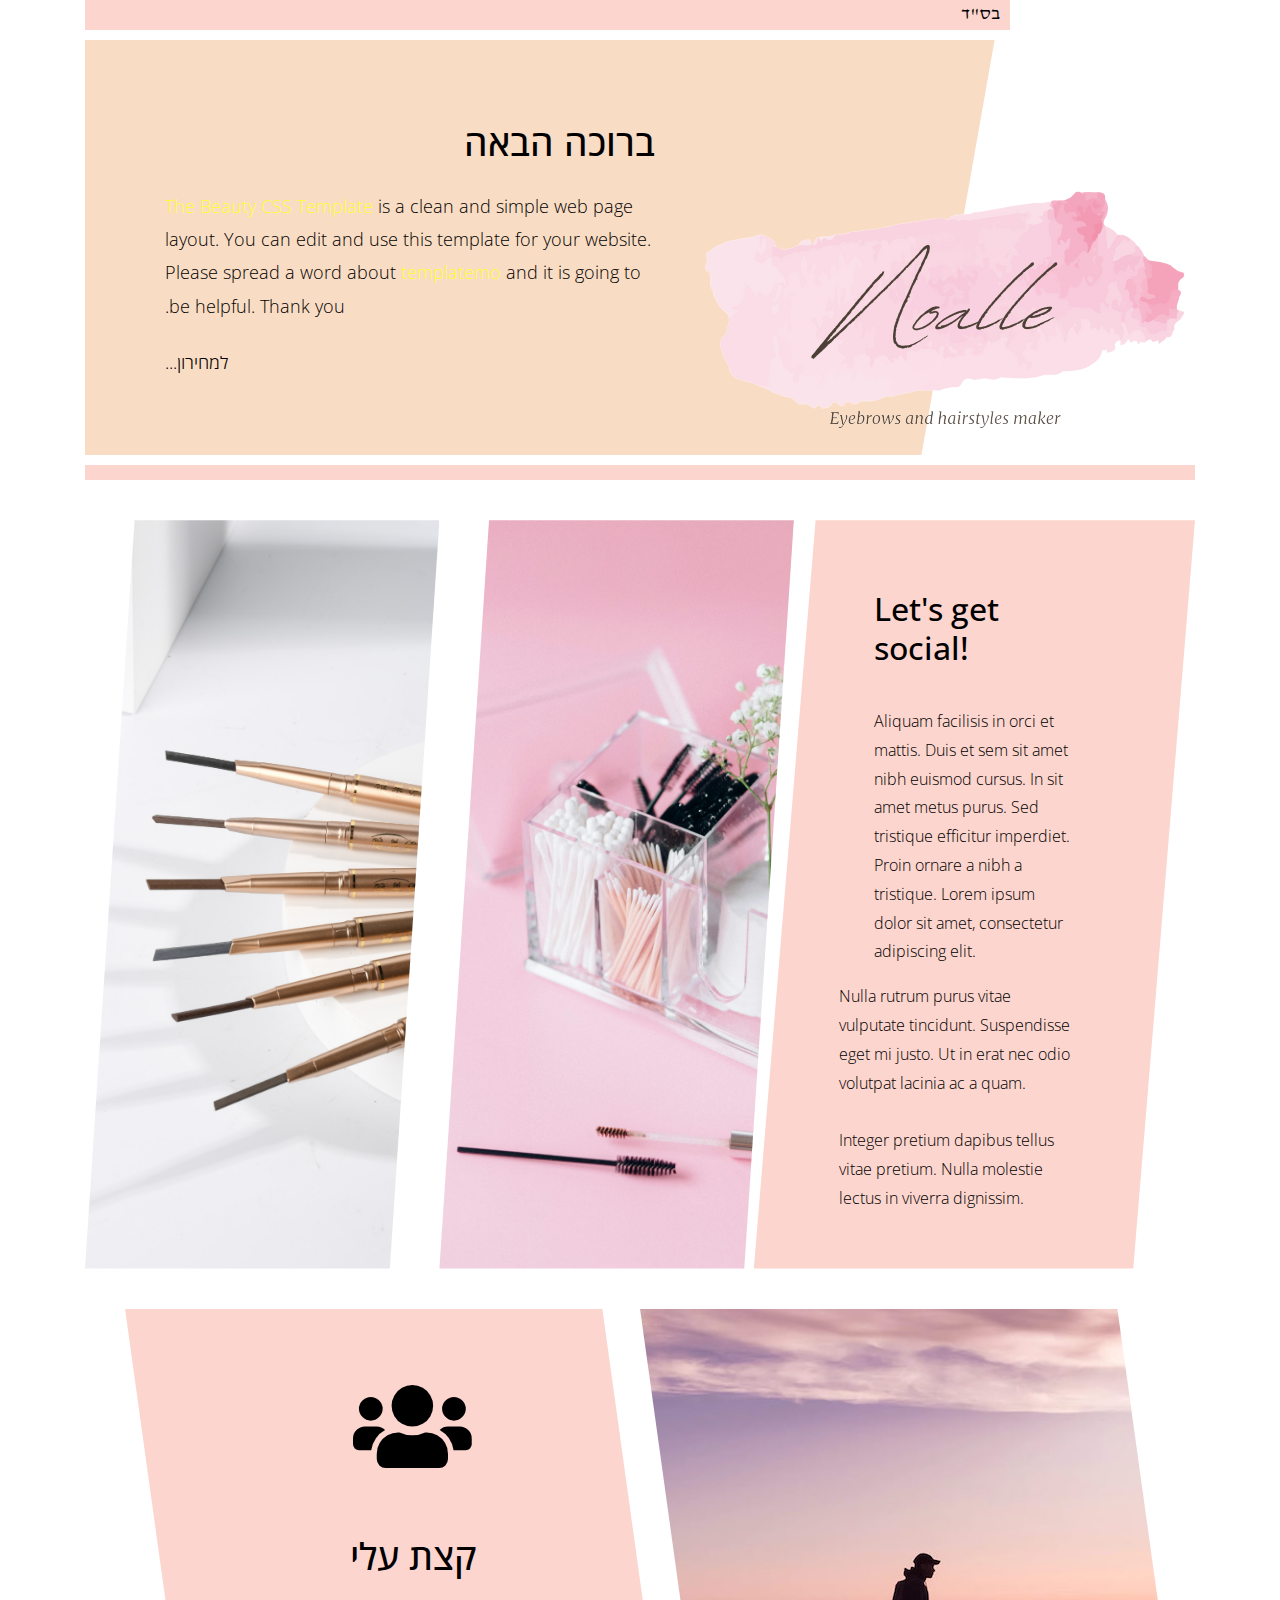
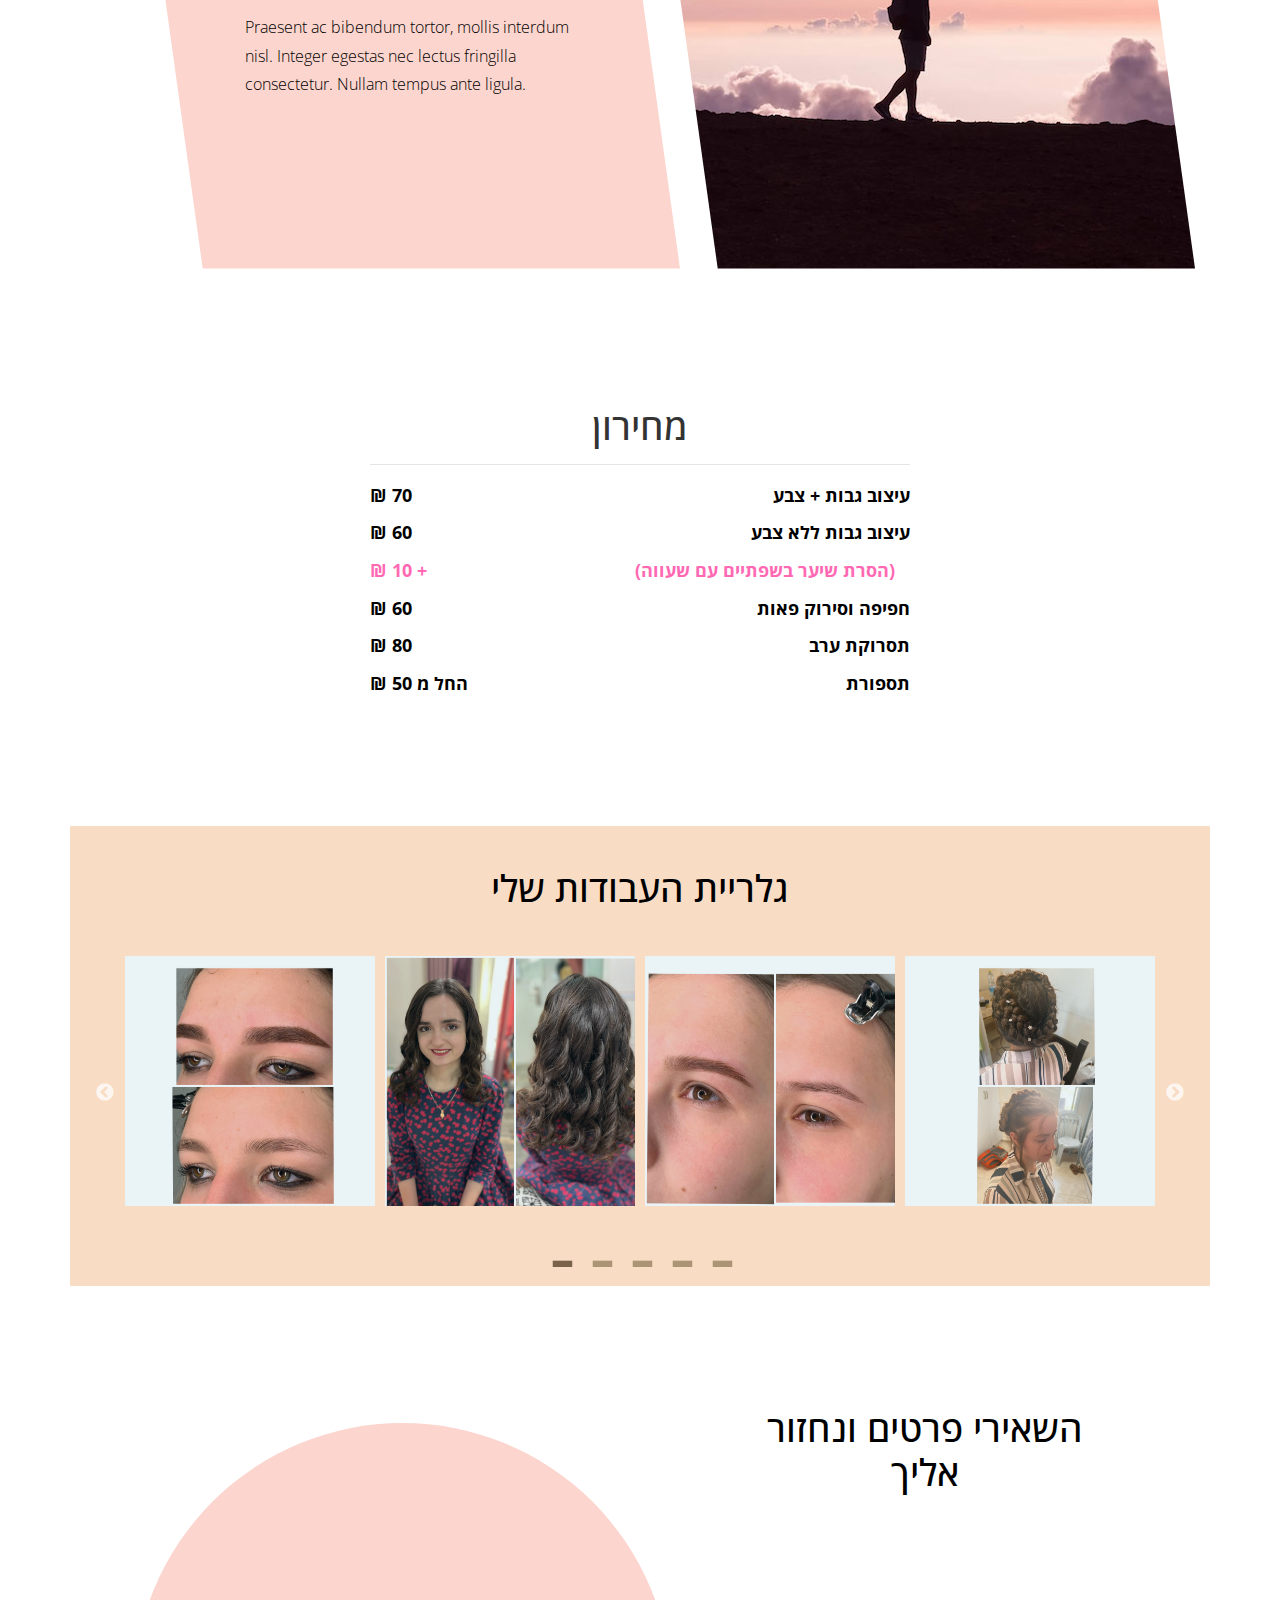
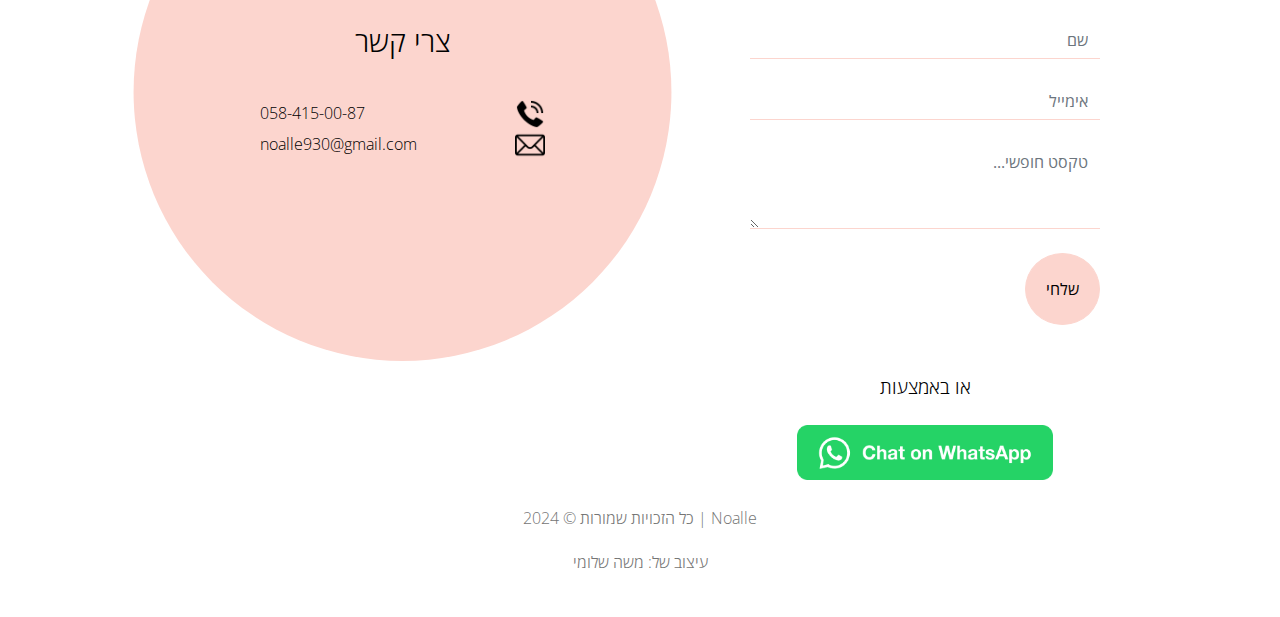
<file: hebrew-version.html>
<!DOCTYPE html>
<html lang="en">
  <head>
    <meta charset="utf-8" />
    <meta name="viewport" content="width=device-width, initial-scale=1" />

    <title>NOALLE | עיצוב גבות ותסרוקות</title>
    <link rel="icon" href="./img/logo-2-no-bg.png" type="image/x-icon" />
    <link rel="stylesheet" href="https://fonts.googleapis.com/css?family=David+Libre&display=swap">

    <script>
      // detect IE8 and above, and edge
      if (document.documentMode || /Edge/.test(navigator.userAgent)) {
        alert("Please use Chrome or Firefox for best browsing experience!");
      }
    </script>

    <!-- load CSS -->
    <link
      rel="stylesheet"
      href="https://fonts.googleapis.com/css?family=Open+Sans:300,400"
    />
    <!-- Google web font "Open Sans" -->
    <link rel="stylesheet" href="css/bootstrap.min.css" />
    <!-- https://getbootstrap.com/ -->
    <link rel="stylesheet" href="css/fontawesome-all.min.css" />
    <!-- Font awesome -->
    <link rel="stylesheet" href="slick/slick.css" />
    <link rel="stylesheet" href="slick/slick-theme.css" />
    <link rel="stylesheet" href="css/templatemo-style.css" />
    <!-- Templatemo style -->
  </head>

  <body>
    <!-- Loader -->
    <div id="loader-wrapper">
      <div id="loader"></div>
      <div class="loader-section section-left"></div>
      <div class="loader-section section-right"></div>
    </div>

    <div class="container">
      <div class="tm-top-bar">
        <span class="bsd">בס"ד</span>
      </div>

      <!-- Welcome section -->
      <section class="tm-welcome">
        <div class="tm-welcome-left">
          <!-- Logo -->
          <div class="tm-logo">
            <!-- <h1 class="tm-site-name">Beauty</h1> -->
            <img src="./img/logo-2-no-bg.png" alt="" />
          </div>
          <div class="tm-welcome-content rtl">
            <!-- fa icons -->
            <!-- <div class="tm-welcome-icons-container">
              <i class="fas fa-crown fa-5x tm-welcome-icon"></i>
              <i class="fas fa-heart fa-5x tm-welcome-icon"></i>
              <img src="./img/logo-2-nobg.png" alt="" />
            </div> -->

            <h2 class="tm-mb-25 rtl d-flex">ברוכה הבאה</h2>
            <p class="tm-font-big">
              <a
                rel="nofollow"
                href="http://www.templatemo.com/tm-519-beauty"
                target="_parent"
                >The Beauty CSS Template</a
              >
              is a clean and simple web page layout. You can edit and use this
              template for your website. Please spread a word about
              <a href="https://plus.google.com/+templatemo" target="_blank"
                >templatemo</a
              >
              and it is going to be helpful. Thank you.
            </p>
            <a onclick="scrollToSection('price-list')" class="tm-welcome-link tm-font-big "
              >למחירון...</a
            >
          </div>
        </div>
        <div class="tm-welcome-right"></div>
      </section>
      <div class="tm-bar-2"></div>

      <section class="row tm-section-mb tm-section-2">
        <div class="col-md-12 tm-section-2-inner">
          <div class="tm-section-2-left">
            <div class="tm-img-container tm-img-container-1"></div>
            <!-- <div class="tm-img-container tm-img-container-2"></div> -->
          </div>
          <div class="tm-section-2-left" >
            <div class="tm-img-container tm-img-container-2"></div>
            <!-- <div class="tm-img-container tm-img-container-2"></div> -->
          </div>
          <div class="tm-section-2-right tm-bg-primary">
            <div class="tm-section-2-text">
              <h2 class="tm-section-2-header tm-mb-45">Let's get social!</h2>
              <p>
                Aliquam facilisis in orci et mattis. Duis et sem sit amet nibh
                euismod cursus. In sit amet metus purus. Sed tristique efficitur
                imperdiet. Proin ornare a nibh a tristique. Lorem ipsum dolor
                sit amet, consectetur adipiscing elit.
              </p>
              <p class="tm-p-ml">
                Nulla rutrum purus vitae vulputate tincidunt. Suspendisse eget
                mi justo. Ut in erat nec odio volutpat lacinia ac a quam.
                <br /><br />Integer pretium dapibus tellus vitae pretium. Nulla
                molestie lectus in viverra dignissim.
              </p>
            </div>
          </div>
        </div>
      </section>

      <section class="row tm-section-3">
        <div class="col-md-12 tm-section-3-inner">
          <div class="tm-section-3-left tm-bg-primary">
            <div class="tm-section-3-text">
              <i
                class="fas fa-users fa-5x tm-welcome-icon d-block text-center ml-0"
              ></i>
              <h2 class="tm-section-3-header tm-mb-35 flex rtl" style="justify-content: center;">קצת עלי</h2>
              <p>
                Praesent ac bibendum tortor, mollis interdum nisl. Integer
                egestas nec lectus fringilla consectetur. Nullam tempus ante
                ligula.
              </p>
            </div>
          </div>
          <div class="tm-section-3-right">
            <div class="tm-img-container tm-img-container-3"></div>
          </div>
        </div>
      </section>

      <section class="row tm-section-pt tm-section-pb">
        <div class="col-md-6 mx-auto text-center">
          <h2 class="tm-text-dark tm-mb-10" id="price-list">מחירון</h2>
          <hr class="tm-mb-10" />
          <div class="price-container">
            <div>
              <span class="name tm-font-big">עיצוב גבות + צבע</span>
              <span class="price tm-font-big">70</span>
            </div>
            <div>
              <span class="name tm-font-big">עיצוב גבות ללא צבע</span>
              <span class="price tm-font-big">60</span>
            </div>
            <div class="extension">
              <span class="name tm-font-big">(הסרת שיער בשפתיים עם שעווה)</span>
              <span class="price tm-font-big">+ 10</span>
            </div>
            <div>
              <span class="name tm-font-big">חפיפה וסירוק פאות</span>
              <span class="price tm-font-big">60</span>
            </div>
            <div>
              <span class="name tm-font-big">תסרוקת ערב</span>
              <span class="price tm-font-big">80</span>
            </div>
            <div>
              <span class="name tm-font-big">תספורת</span>
              <span class="price tm-font-big">החל מ 50</span>
            </div>
          </div>
        </div>
      </section>

      <section class="row tm-section-pb">
        <div
          class="col-md-12 tm-bg-accent tm-gallery-pad tm-gallery-container mx-auto"
        >
          <h2 class="text-center tm-mb-45">גלריית העבודות שלי</h2>
          <div class="grid tm-gallery">
            <figure class="effect-lexi tm-gallery-item">
              <img src="img/works/01.jpg" alt="Image" class="" />
              <figcaption>
                <p>
                  Orci varius natoque penatibus et magnis dis parturient montes.
                </p>
              </figcaption>
            </figure>
            <figure class="effect-lexi tm-gallery-item">
              <img src="img/works/02.jpg" alt="Image" class="" />
              <figcaption>
                <p>Vivamus interdum a lectus non auctor. Aliquam placerat.</p>
              </figcaption>
            </figure>
            <figure class="effect-lexi tm-gallery-item">
              <img src="img/works/03.jpg" alt="Image" class="" />
              <figcaption>
                <p>Maecenas quis risus sem. Fusce ac dolor in ipsum pretium.</p>
              </figcaption>
            </figure>
            <figure class="effect-lexi tm-gallery-item">
              <img src="img/works/04.jpg" alt="Image" class="" />
              <figcaption>
                <p>In scelerisque tincidunt elit nec luctus. Curabitur.</p>
              </figcaption>
            </figure>
            <figure class="effect-lexi tm-gallery-item">
              <img src="img/works/05.jpg" alt="Image" class="" />
              <figcaption>
                <p>
                  Nulla molestie lectus in viverra dignissim. Donec aliquam.
                </p>
              </figcaption>
            </figure>
            <figure class="effect-lexi tm-gallery-item">
              <img src="img/works/06.jpg" alt="Image" class="" />
              <figcaption>
                <p>
                  Nullam sagittis leo vitae mi ultricies, sed vestibulum libero.
                </p>
              </figcaption>
            </figure>
            <figure class="effect-lexi tm-gallery-item">
              <img src="img/works/07.jpg" alt="Image" class="" />
              <figcaption>
                <p>
                  Nullam sagittis leo vitae mi ultricies, sed vestibulum libero.
                </p>
              </figcaption>
            </figure>
            <figure class="effect-lexi tm-gallery-item">
              <img src="img/works/08.jpg" alt="Image" class="" />
              <figcaption>
                <p>
                  Nullam sagittis leo vitae mi ultricies, sed vestibulum libero.
                </p>
              </figcaption>
            </figure>
            <figure class="effect-lexi tm-gallery-item">
              <img src="img/works/09.jpg" alt="Image" class="" />
              <figcaption>
                <p>
                  Nullam sagittis leo vitae mi ultricies, sed vestibulum libero.
                </p>
              </figcaption>
            </figure>
          </div>
        </div>
      </section>

      <!-- here should be link to instagram etc. -->

      <section class="row">
        <div class="col-md-7 d-flex tm-contact-left-col rtl">
          <div class="tm-bg-primary tm-contact-left">
            <div class="tm-contact-left-inner">
              <h2 class="text-center tm-mb-40 tm-contact-header">צרי קשר</h2>
              <!-- <p
                class="tm-line-height-2 mb-5 rtl flex"
                style="justify-content: center;"
              >
                קצת טקסט עלינו
              </p> -->
              <div class="info-container">
                <div class="info-box">
                  <span class="icon">
                    <img src="img/tel.png" alt="טלפון" />
                  </span>

                  <span class="data"
                    ><a href="tel:0584150087" class="tm-contact-link"
                      >058-415-00-87</a
                    >
                  </span>
                </div>
                <div class="info-box">
                  <span class="icon">
                    <img src="img/mail.png" alt="אימייל" />
                  </span>
                  <span class="data">
                    <a href="mailto:noalle930@gmail.com" class="tm-contact-link"
                      >noalle930@gmail.com</a
                    >
                  </span>
                </div>
              </div>
            </div>
          </div>
        </div>
        <div class="col-md-4">
          <h2 class="text-center tm-mb-20">השאירי פרטים ונחזור אליך</h2>
          <form class="tm-contact-form rtl">
            <div class="form-group mb-4">
              <input
                type="text"
                id="contact_name"
                name="contact_name"
                class="form-control"
                placeholder="שם"
                required
              />
            </div>
            <div class="form-group mb-4">
              <input
                type="email"
                id="contact_email"
                name="contact_email"
                class="form-control"
                placeholder="אימייל"
                required
              />
            </div>
            <div class="form-group mb-4">
              <textarea
                rows="3"
                id="contact_message"
                name="contact_message"
                class="form-control"
                placeholder="טקסט חופשי..."
                required
              ></textarea>
            </div>
            <div class="form-group mb-0">
              <button
                type="submit"
                class="btn btn-primary tm-btn-round tm-fl-right"
                onclick="submitForm()"
              >
                שלחי
              </button>
            </div>
          </form>
          <div class="col-md-12 mb-4" style="text-align: center;">
            או באמצעות
          </div>
          <div
            class="col-md-12"
            style="display: flex; justify-content: center; align-items: center;"
          >
            <a
              aria-label="Chat on WhatsApp"
              href="https://wa.me/+972584150087?"
              style="text-align: center;"
            >
              <img
                alt="Chat on WhatsApp"
                src="img/whatsapp.png"
                style="width: 80%;"
              />
            </a>
          </div>
        </div>
      </section>

      <footer class="pt-4 pb-4">
        <p class="text-center tm-text-light-dark">
          כל הזכויות שמורות &copy; 2024 | Noalle
        </p>
        <p class="text-center tm-text-light-dark">
          עיצוב של:
          <a
            rel="nofollow"
            href="http://templatemo.com"
            class="tm-text-light-dark"
            >משה שלומי</a
          >
        </p>
      </footer>
    </div>
    <!-- container -->

    <script src="js/jquery-3.2.1.slim.min.js"></script>
    <script src="slick/slick.min.js"></script>
    <script src="js/script.js"></script>
    <script>
      $(function () {
        $(".tm-gallery").slick({
          dots: true,
          infinite: true,
          slidesToShow: 4,
          slidesToScroll: 2,
          responsive: [
            {
              breakpoint: 991,
              settings: {
                slidesToShow: 3,
                slidesToScroll: 2,
              },
            },
            {
              breakpoint: 767,
              settings: {
                slidesToShow: 2,
                slidesToScroll: 1,
              },
            },
            {
              breakpoint: 480,
              settings: {
                slidesToShow: 1,
                slidesToScroll: 1,
              },
            },
          ],
        });
      });
    </script>
  </body>
</html>
</file>
<file: css/templatemo-style.css>
/*

Beauty Template

http://www.templatemo.com/tm-519-beauty

---------------------------------------

COLORS
primary: #FCD5CE;
accent: #F9DCC4;
accent dar: #786247;
text dark: #333333;
text light dark: #747474;

header 1 mb: 25px;
header 2 mb: 45px;
header 3 mb: 35px;
header 4 & 5 mb: 50px;
others mb: 40px;
*/

body {
  font-family: 'Open Sans', Helvetica, Arial, sans-serif;
  font-size: 19px;
  font-weight: 300;
  color: black;
  overflow-x: hidden;
}

.tm-mb-25 {
  margin-bottom: 25px;
}

.tm-mb-35 {
  margin-bottom: 35px;
}

.tm-mb-40 {
  margin-bottom: 40px;
}

.tm-mb-45 {
  margin-bottom: 45px;
}

.tm-mb-50 {
  margin-bottom: 50px;
}

.tm-gallery-pad {
  padding: 40px 50px;
}

.tm-gallery-item {
  margin: 0 5px;
}

/*
.tm-gallery-container { max-width: 960px; }
*/

h1 {
  font-size: 3.6rem;
}

.tm-site-name {
  text-shadow: 3px 3px 4px #666;
}

a {
  transition: all 0.3s ease;
}

.tm-line-height-2 {
  line-height: 2;
}

.tm-text-dark {
  color: #333333;
}

.tm-text-light-dark {
  color: #747474;
}

a.tm-text-light-dark:hover {
  color: #747474;
}

.tm-top-bar {
  background-color: #FCD5CE;
  max-width: 925px;
  width: 100%;
  height: 30px;
  margin-bottom: 10px;
  position: relative;
}

.tm-top-bar .bsd {
  position: absolute;
  top: 0;
  right: 10px;
  font-family: 'David Libre', 'Noto Sans Hebrew', Arial, sans-serif;
}

.tm-bar-2 {
  background-color: #FCD5CE;
  width: 100%;
  height: 15px;
  margin-top: 10px;
  margin-bottom: 40px;
}

.tm-logo {
  width: 370px;
  height: 370px;
  /* background: url(../img/logo-bg.png) center no-repeat; */
  background-size: cover;
  position: absolute;
  right: -13%;
  top: 18%;
  display: flex;
  align-items: center;
  justify-content: center;
  z-index: 100;
}

.tm-welcome {
  display: flex;
}

.tm-welcome-left {
  background-color: #F9DCC4;
  padding: 80px;
  max-width: 925px;
  width: 84%;
  position: relative;
}

.tm-welcome-right {
  max-width: 205px;
  width: 16%;
  -webkit-transform: skew(-10deg);
  transform: skew(-10deg);
  background: #ffffff;
  margin-left: -52px;
}

.tm-welcome-content {
  max-width: 490px;
}

.tm-font-big {
  font-size: 1.15rem;
}

.tm-font-big a {
  color: #FF3;
}

.tm-font-normal {
  font-size: 1rem;
}

.tm-welcome-icon {
  padding: 0 30px 60px;
  margin-left: 30px;
}

h2 {
  font-size: 2.3rem;
}

p {
  line-height: 1.8;
  font-size: 1rem;
}

.tm-welcome-link {
  text-decoration: underline;
  float: right;
  color: black;
  margin-top: 10px;
  width: 100%;
}

.tm-welcome-link:hover,
.tm-welcome-link:focus {
  text-decoration: none;
  color: white;
}

.tm-section-mb {
  margin-bottom: 40px;
}

.tm-section-pb {
  padding-bottom: 120px;
}

.tm-section-pt {
  padding-top: 135px;
}

.tm-section-2-header {
  font-size: 2rem;
  margin-bottom: 40px;
}

.tm-section-2-inner,
.tm-section-3-inner {
  display: flex;
  justify-content: flex-end;
}

.tm-section-3 {
  min-height: 560px;
}

.tm-section-2-left {
  display: flex;
  width: 50%;
  min-height: 560px;
  -webkit-clip-path: polygon(14% 0%, 100% 0%, 86% 100%, 0% 100%);
  clip-path: polygon(14% 0%, 100% 0%, 86% 100%, 0% 100%);
}


.tm-section-2-right {
  padding: 70px 120px 40px;
  width: 50%;
  margin-left: -40px;
  -webkit-clip-path: polygon(14% 0%, 100% 0%, 86% 100%, 0% 100%);
  clip-path: polygon(14% 0%, 100% 0%, 86% 100%, 0% 100%);
}

.tm-img-container {
  width: 100%;
  height: 100%;
  background-repeat: no-repeat;
}

.tm-img-container-1 {
  background-image: url(../img/main-page-img-1.jpg);
  background-size: cover;
}

.tm-img-container-2 {
  background-image: url(../img/main-page-img-2.jpg);
  background-size: cover;
  /* margin-left: 8px; */
}

.tm-img-container-3 {
  background-image: url(../img/backpack-guy.jpg);
  background-position: top right;
}

.tm-img {
  width: 49%;
}

.tm-bg-primary {
  background-color: #FCD5CE;
}

.tm-bg-accent {
  background-color: #F9DCC4;
}

.tm-section-3-left {
  padding: 70px 100px 80px 120px;
  width: 50%;
  -webkit-clip-path: polygon(0 0, 86% 0, 100% 100%, 14% 100%);
  clip-path: polygon(0 0, 86% 0, 100% 100%, 14% 100%);
  min-height: 560px;
}

.tm-section-3-right {
  width: 50%;
  height: 100%;
  -webkit-clip-path: polygon(0 0, 86% 0, 100% 100%, 14% 100%);
  clip-path: polygon(0 0, 86% 0, 100% 100%, 14% 100%);
  /*https://bennettfeely.com/clippy/*/
  margin-left: -40px;
}

.tm-p-ml {
  margin-left: -35px;
}

.slick-dotted.slick-slider {
  margin-bottom: 15px;
  padding-bottom: 25px;
}

.slick-dots li button:before {
  font-size: 75px;
  font-weight: 700;
  content: '-';
  opacity: 1;
  color: #AB9376;
  transition: all 0.3s ease;
}

.slick-dots li.slick-active button:before,
.slick-dots li:hover button:before {
  opacity: 1;
  color: #786249;
}

.slick-dots li button {
  width: 30px;
}

.slick-dots li {
  margin: 0 10px;
}

.tm-contact-left-col {
  min-height: 600px;
}

.tm-contact-left {
  -webkit-clip-path: circle(50% at 50% 50%);
  clip-path: circle(47% at 50% 50%);
  display: flex;
  align-items: center;
  justify-content: center;
  width: 90%;
  height: 85%;
  margin-left: auto;
  margin-right: auto;
}

.tm-contact-left-inner {
  width: 50%;
}

.tm-contact-form {
  padding-top: 120px;
  padding-bottom: 120px;
}

.tm-contact-header {
  font-size: 1.8rem;
  font-weight: 300;
}

.tm-contact-link {
  font-size: 1rem;
  color: black;
  margin-bottom: 10px;
}

.tm-contact-link:hover,
.tm-contact-link:focus {
  color: white;
}

.form-control {
  border: none;
  border-bottom: 1px solid #FCD5CE;
  border-radius: 0;
}

.form-control:focus {
  border-bottom: 2px solid #ad0c10;
  box-shadow: none;
}

.btn-primary {
  background-color: #FCD5CE;
  border-color: #FCD5CE;
  color: black !important;
}

.btn-primary:hover {
  background-color: #ac4747;
  border-color: #ac4747;
}

.tm-btn-round {
  padding: 23px 20px;
  border-radius: 50%;
}

.tm-fl-right {
  float: right;
}

/* Image hover effect */
.grid figure {
  position: relative;
  float: left;
  overflow: hidden;
  height: auto;
  background: #3085a3;
  text-align: center;
  cursor: pointer;
}

.grid figure img {
  position: relative;
  display: block;
  min-height: 100%;
  max-width: 100%;
  opacity: 0.8;
}

.grid figure figcaption {
  padding: 2em;
  color: #fff;
  text-transform: uppercase;
  font-size: 1.25em;
  -webkit-backface-visibility: hidden;
  backface-visibility: hidden;
}

.grid figure figcaption, .grid figure figcaption>a {
  position: absolute;
  top: 0;
  left: 0;
  width: 100%;
  height: 100%;
}

.grid figure figcaption::before, .grid figure figcaption::after {
  pointer-events: none;
}

figure.effect-lexi:hover {
  background: #0a0a0a;
}

figure.effect-lexi:hover figcaption::before {
  background: rgba(0, 0, 0, 0.25);
}

figure.effect-lexi p {
  position: absolute;
  right: 0;
  bottom: 0;
  padding: 0 1.5em .3em 0;
  width: 160px;
  text-align: right;
  opacity: 0;
  -webkit-transform: translate3d(20px, 20px, 0);
  transform: translate3d(20px, 20px, 0);
}

figure.effect-lexi img {
  margin: -10px 0 0 -10px;
  max-width: none;
  width: -webkit-calc(100% + 10px);
  width: calc(100% + 10px);
  opacity: 0.9;
  -webkit-transition: opacity 0.35s, -webkit-transform 0.35s;
  transition: opacity 0.35s, transform 0.35s;
  -webkit-transform: translate3d(10px, 10px, 0);
  transform: translate3d(10px, 10px, 0);
  -webkit-backface-visibility: hidden;
  backface-visibility: hidden;
}

figure.effect-lexi:hover h2, figure.effect-lexi:hover p {
  opacity: 1;
  -webkit-transform: translate3d(0, 0, 0);
  transform: translate3d(0, 0, 0);
}

figure.effect-lexi:hover img {
  opacity: 0.6;
  -webkit-transform: translate3d(0, 0, 0);
  transform: translate3d(0, 0, 0);
}

figure.effect-lexi:hover figcaption::before {
  opacity: 1;
  -webkit-transform: scale3d(1, 1, 1);
  transform: scale3d(1, 1, 1);
}

figure.effect-lexi figcaption::before {
  position: absolute;
  right: -100px;
  bottom: -100px;
  width: 300px;
  height: 300px;
  border: 2px solid #fff;
  border-radius: 50%;
  box-shadow: 0 0 0 900px rgba(255, 255, 255, 0.2);
  content: '';
  opacity: 0;
  -webkit-transform: scale3d(0.5, 0.5, 1);
  transform: scale3d(0.5, 0.5, 1);
  -webkit-transform-origin: 50% 50%;
  transform-origin: 50% 50%;
}

figure.effect-lexi figcaption::before, figure.effect-lexi p {
  -webkit-transition: opacity 0.35s, -webkit-transform 0.35s;
  transition: opacity 0.35s, transform 0.35s;
}

@media (min-width: 1430px) {
  .tm-contact-left {
    width: 80%;
  }

  .container {
    max-width: 1430px;
    padding-left: 120px;
    padding-right: 120px;
  }
}

@media (max-width: 1310px) {
  .tm-bar-2 {
    max-width: 100%;
  }
}

@media (max-width: 1199px) {
  .tm-logo {
    width: 300px;
    height: 300px;
    top: 25%;
  }

  .tm-welcome-content {
    max-width: 450px;
  }

  .tm-top-bar,
  .tm-welcome-left {
    max-width: 782px;
  }

  .tm-welcome-right {
    margin-left: -55px;
  }

  .tm-section-3-left {
    padding-bottom: 63px;
  }

  .tm-section-3-right {
    -webkit-clip-path: polygon(0 0, 82% 0, 100% 100%, 15% 100%);
    clip-path: polygon(0 0, 82% 0, 100% 100%, 15% 100%);
  }
}

@media (max-width: 991px) {
  .tm-welcome {
    flex-direction: column-reverse;
  }

  .tm-logo {
    top: -250px;
    left: 0;
    right: 0;
    margin-left: auto;
    margin-right: auto;
  }

  .tm-logo img {
    width: 120%;
  }

  .tm-welcome-left {
    max-width: 100%;
    width: 100%;
    padding-top: 100px;
  }

  .tm-welcome-content {
    max-width: 100%;
  }

  .tm-welcome-icons-container {
    display: flex;
    justify-content: center;
  }

  .tm-welcome-right {
    max-width: 100%;
    width: 100%;
    height: 250px;
    transform: skewY(-5deg);
    margin-bottom: -50px;
    margin-top: 15px;
    margin-left: 0;
  }

  .tm-section-2-inner {
    flex-direction: column;
    margin-left: 0;
  }

  .tm-section-2-left {
    margin-left: 0;
  }

  .tm-section-2-right {
    width: 100%;
    margin-top: 40px;
    margin-left: 0;
  }

  .tm-section-2-left {
    width: 100%;
    height: 560px;

  }

  .tm-section-2-left:first-of-type {
    margin-bottom: 40px;
  }

  .tm-section-3-inner {
    flex-direction: column-reverse;
  }

  .tm-section-3-left {
    width: 100%;
    margin-left: auto;
    margin-right: auto;
  }

  .tm-section-3-right {
    width: 100%;
    height: 560px;
    margin-bottom: 40px;
    margin-left: 0;
  }

  .tm-welcome-icon {
    padding: 0 30px 60px 0;
  }

  .tm-contact-left {
    clip-path: none;
    border-radius: 200px;
    width: 100%;
    height: 90%;
  }

  figure.effect-lexi figcaption::before {
    right: -110px;
    bottom: -80px;
  }
}

@media (max-width: 767px) {
  .tm-section-3-left {
    width: 100%;
  }

  .tm-contact-form {
    padding-top: 30px;
  }
}

@media (max-width: 480px) {
  .tm-welcome-icon {
    padding: 0 15px 40px;
    margin-left: 20px;
    font-size: 4em;
  }

  .tm-welcome-left {
    padding: 100px 40px 80px;
  }

  .tm-section-2-right {
    padding-left: 80px;
    padding-right: 80px;
  }

  .tm-section-3-left {
    padding: 70px 80px 80px 80px;
  }

  .tm-gallery-container {
    max-width: 350px;
  }

  .tm-contact-left-inner {
    width: 70%;
  }
}

@media (max-width: 420px) {
  .tm-section-3-left {
    padding: 70px 50px 80px 50px;
  }
}

/* My styling */
.rtl {
  direction: rtl;
}

.flex {
  display: flex;
}

.price-container div {
  display: flex;
  justify-content: space-between;
  direction: rtl;
  margin-bottom: 10px;
}

.price-container div.extension {
  margin-right: 15px;
  color: hotpink;
}

.price-container span {
  font-weight: bold;
}

.price::after {
  content: " ₪";
}

.info-container {
  display: flex;
  flex-direction: column;
  justify-content: center;
  align-items: center;
}

.info-container .info-box {
  width: 100%;
  display: flex;
  justify-content: space-between;
}

.info-container .info-box .icon img {
  width: 30px;
}

.info-container .info-box .tm-contact-link:hover {
  color: hotpink;
  text-decoration: none;
}
</file>
